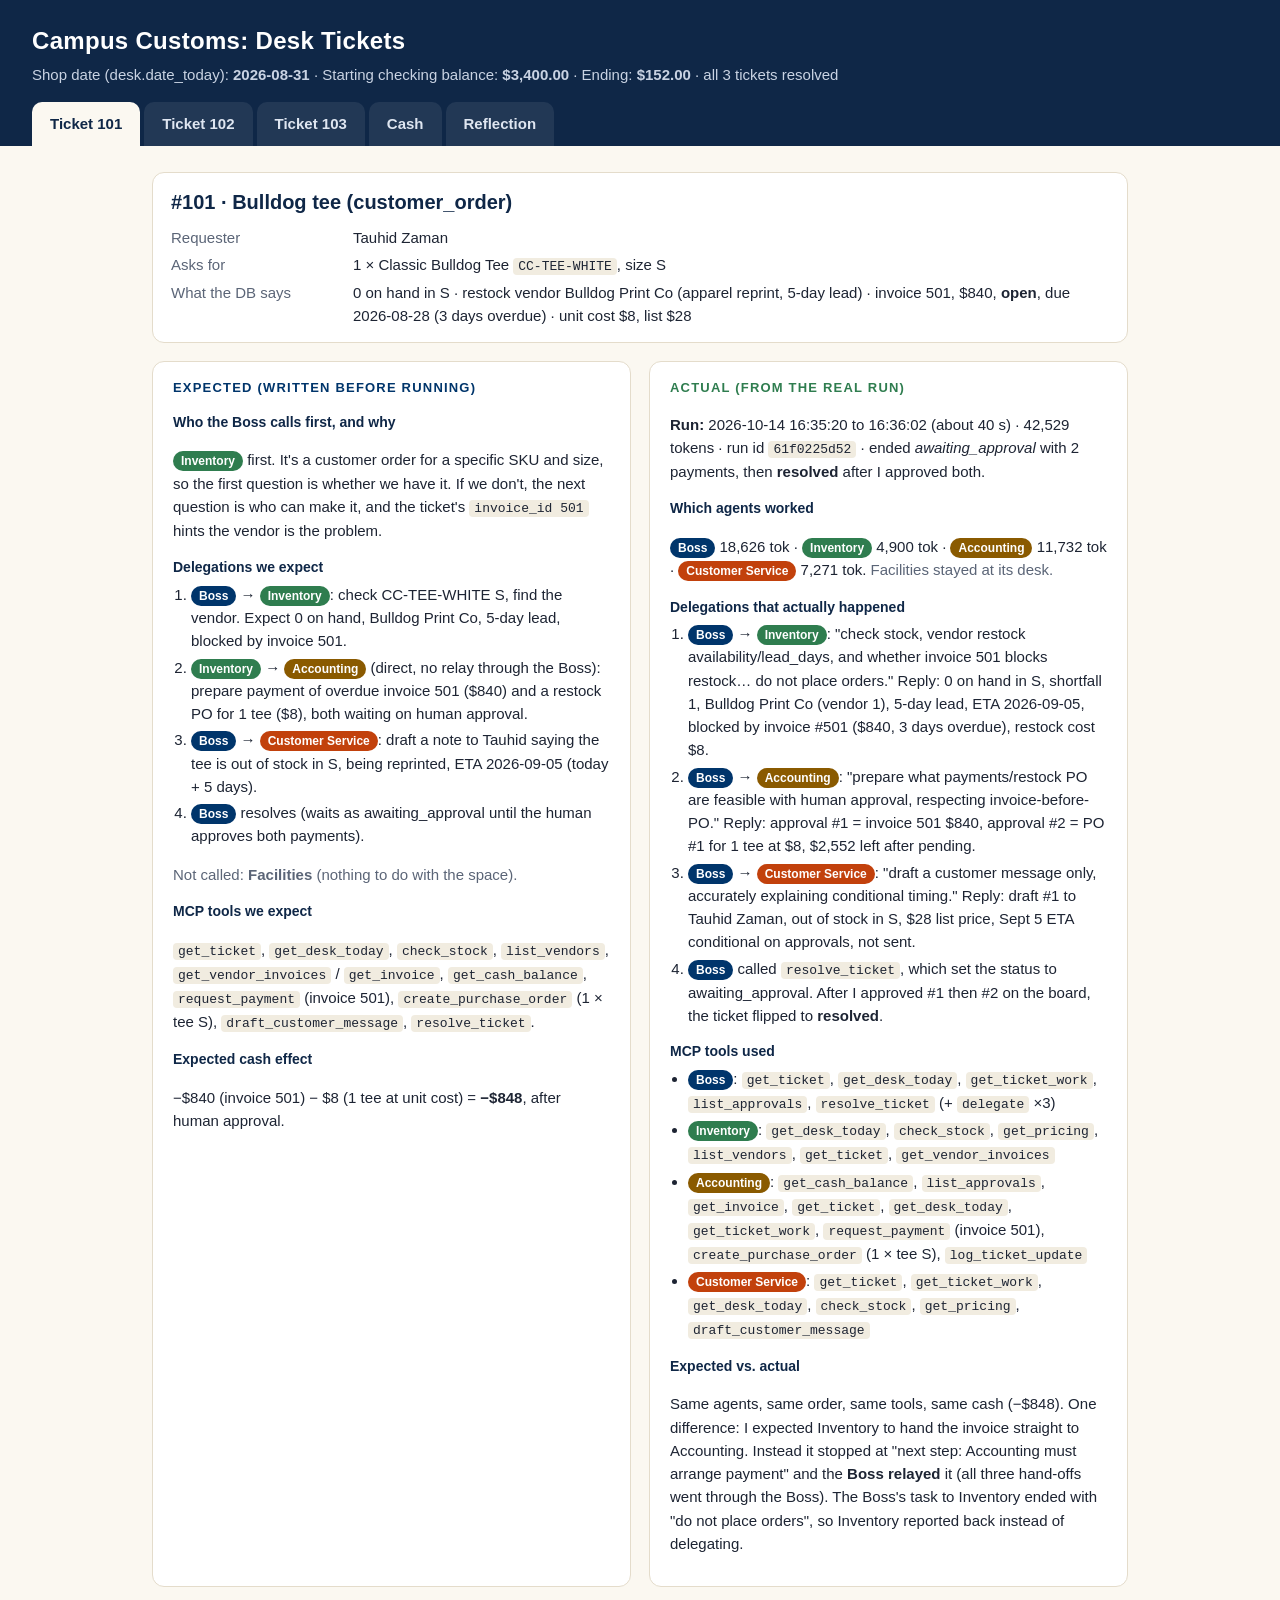
<file: output/desk_tickets.html>
<!DOCTYPE html>
<html lang="en">
<head>
<meta charset="UTF-8">
<meta name="viewport" content="width=device-width, initial-scale=1">
<title>Campus Customs: Desk Tickets</title>
<style>
  :root {
    --navy: #0f2747; --ink: #1d2433; --muted: #5b6577; --paper: #fbf8f1; --card: #ffffff;
    --line: #e4dccb; --yale: #00356b; --gold: #c9a227; --green: #2f7d4f; --red: #b23a3a;
    --boss: #00356b; --inventory: #2f7d4f; --accounting: #8a5a00; --facilities: #6b3fa0; --customer_service: #c2410c;
  }
  * { box-sizing: border-box; }
  body { margin: 0; font: 15px/1.55 -apple-system, "Segoe UI", Helvetica, Arial, sans-serif; color: var(--ink); background: var(--paper); }
  header { background: var(--navy); color: #fff; padding: 22px 32px 0; }
  header h1 { margin: 0; font-size: 24px; letter-spacing: .3px; }
  header p { margin: 4px 0 16px; color: #c9d3e3; }
  nav { display: flex; gap: 4px; flex-wrap: wrap; }
  nav button { border: 0; background: rgba(255,255,255,.08); color: #dfe6f1; padding: 10px 18px; border-radius: 10px 10px 0 0; cursor: pointer; font: inherit; font-weight: 600; }
  nav button.active { background: var(--paper); color: var(--navy); }
  main { max-width: 1040px; margin: 0 auto; padding: 26px 32px 60px; }
  section.tab { display: none; }
  section.tab.active { display: block; }
  .facts { background: var(--card); border: 1px solid var(--line); border-radius: 12px; padding: 14px 18px; margin-bottom: 18px; }
  .facts h2 { margin: 0 0 6px; font-size: 20px; color: var(--navy); }
  .facts dl { display: grid; grid-template-columns: 170px 1fr; gap: 4px 12px; margin: 8px 0 0; }
  .facts dt { color: var(--muted); }
  .facts dd { margin: 0; }
  .cols { display: grid; grid-template-columns: 1fr 1fr; gap: 18px; }
  @media (max-width: 860px) { .cols { grid-template-columns: 1fr; } }
  .panel { background: var(--card); border: 1px solid var(--line); border-radius: 12px; padding: 16px 20px; }
  .panel h3 { margin: 0 0 10px; font-size: 13px; text-transform: uppercase; letter-spacing: 1.2px; }
  .expected h3 { color: var(--yale); }
  .actual h3 { color: var(--green); }
  .panel h4 { margin: 14px 0 4px; font-size: 14px; color: var(--navy); }
  .panel ul, .panel ol { margin: 4px 0 4px 18px; padding: 0; }
  .panel li { margin: 3px 0; }
  .empty { color: var(--muted); font-style: italic; border: 1px dashed var(--line); border-radius: 8px; padding: 14px; text-align: center; }
  code { background: #f1ece0; padding: 1px 5px; border-radius: 4px; font-size: 13px; }
  .agent { display: inline-block; padding: 0 8px; border-radius: 999px; color: #fff; font-size: 12px; font-weight: 700; line-height: 20px; }
  .a-boss { background: var(--boss); } .a-inventory { background: var(--inventory); } .a-accounting { background: var(--accounting); }
  .a-facilities { background: var(--facilities); } .a-customer_service { background: var(--customer_service); }
  .skip { color: var(--muted); }
  table { border-collapse: collapse; width: 100%; background: var(--card); }
  th, td { border: 1px solid var(--line); padding: 8px 10px; text-align: left; vertical-align: top; }
  th { background: #f4efe3; }
  td.num, th.num { text-align: right; font-variant-numeric: tabular-nums; white-space: nowrap; }
  .coming { padding: 40px; text-align: center; color: var(--muted); font-size: 18px; background: var(--card); border: 1px dashed var(--line); border-radius: 12px; }
  .reflection h3 { color: var(--navy); margin-top: 26px; }
</style>
</head>
<body>
<header>
  <h1>Campus Customs: Desk Tickets</h1>
  <p>Shop date (desk.date_today): <strong>2026-08-31</strong> · Starting checking balance: <strong>$3,400.00</strong> · Ending: <strong>$152.00</strong> · all 3 tickets resolved</p>
  <nav>
    <button data-tab="t101" class="active">Ticket 101</button>
    <button data-tab="t102">Ticket 102</button>
    <button data-tab="t103">Ticket 103</button>
    <button data-tab="cash">Cash</button>
    <button data-tab="reflection">Reflection</button>
  </nav>
</header>
<main>

<!-- ───────────────────────── Ticket 101 ───────────────────────── -->
<section class="tab active" id="t101">
  <div class="facts">
    <h2>#101 · Bulldog tee (customer_order)</h2>
    <dl>
      <dt>Requester</dt><dd>Tauhid Zaman</dd>
      <dt>Asks for</dt><dd>1 × Classic Bulldog Tee <code>CC-TEE-WHITE</code>, size S</dd>
      <dt>What the DB says</dt><dd>0 on hand in S · restock vendor Bulldog Print Co (apparel reprint, 5-day lead) · invoice 501, $840, <strong>open</strong>, due 2026-08-28 (3 days overdue) · unit cost $8, list $28</dd>
    </dl>
  </div>
  <div class="cols">
    <div class="panel expected">
      <h3>Expected (written before running)</h3>
      <h4>Who the Boss calls first, and why</h4>
      <p><span class="agent a-inventory">Inventory</span> first. It's a customer order for a specific SKU and size, so the first question is whether we have it. If we don't, the next question is who can make it, and the ticket's <code>invoice_id 501</code> hints the vendor is the problem.</p>
      <h4>Delegations we expect</h4>
      <ol>
        <li><span class="agent a-boss">Boss</span> → <span class="agent a-inventory">Inventory</span>: check CC-TEE-WHITE S, find the vendor. Expect 0 on hand, Bulldog Print Co, 5-day lead, blocked by invoice 501.</li>
        <li><span class="agent a-inventory">Inventory</span> → <span class="agent a-accounting">Accounting</span> (direct, no relay through the Boss): prepare payment of overdue invoice 501 ($840) and a restock PO for 1 tee ($8), both waiting on human approval.</li>
        <li><span class="agent a-boss">Boss</span> → <span class="agent a-customer_service">Customer Service</span>: draft a note to Tauhid saying the tee is out of stock in S, being reprinted, ETA 2026-09-05 (today + 5 days).</li>
        <li><span class="agent a-boss">Boss</span> resolves (waits as awaiting_approval until the human approves both payments).</li>
      </ol>
      <p class="skip">Not called: <strong>Facilities</strong> (nothing to do with the space).</p>
      <h4>MCP tools we expect</h4>
      <p><code>get_ticket</code>, <code>get_desk_today</code>, <code>check_stock</code>, <code>list_vendors</code>, <code>get_vendor_invoices</code> / <code>get_invoice</code>, <code>get_cash_balance</code>, <code>request_payment</code> (invoice 501), <code>create_purchase_order</code> (1 × tee S), <code>draft_customer_message</code>, <code>resolve_ticket</code>.</p>
      <h4>Expected cash effect</h4>
      <p>−$840 (invoice 501) − $8 (1 tee at unit cost) = <strong>−$848</strong>, after human approval.</p>
    </div>
    <div class="panel actual" id="actual-101">
      <h3>Actual (from the real run)</h3>
            <p><strong>Run:</strong> 2026-10-14 16:35:20 to 16:36:02 (about 40 s) · 42,529 tokens · run id <code>61f0225d52</code> · ended <em>awaiting_approval</em> with 2 payments, then <strong>resolved</strong> after I approved both.</p>
      <h4>Which agents worked</h4>
      <p><span class="agent a-boss">Boss</span> 18,626 tok · <span class="agent a-inventory">Inventory</span> 4,900 tok · <span class="agent a-accounting">Accounting</span> 11,732 tok · <span class="agent a-customer_service">Customer Service</span> 7,271 tok. <span class="skip">Facilities stayed at its desk.</span></p>
      <h4>Delegations that actually happened</h4>
      <ol>
        <li><span class="agent a-boss">Boss</span> → <span class="agent a-inventory">Inventory</span>: "check stock, vendor restock availability/lead_days, and whether invoice 501 blocks restock… do not place orders." Reply: 0 on hand in S, shortfall 1, Bulldog Print Co (vendor 1), 5-day lead, ETA 2026-09-05, blocked by invoice #501 ($840, 3 days overdue), restock cost $8.</li>
        <li><span class="agent a-boss">Boss</span> → <span class="agent a-accounting">Accounting</span>: "prepare what payments/restock PO are feasible with human approval, respecting invoice-before-PO." Reply: approval #1 = invoice 501 $840, approval #2 = PO #1 for 1 tee at $8, $2,552 left after pending.</li>
        <li><span class="agent a-boss">Boss</span> → <span class="agent a-customer_service">Customer Service</span>: "draft a customer message only, accurately explaining conditional timing." Reply: draft #1 to Tauhid Zaman, out of stock in S, $28 list price, Sept 5 ETA conditional on approvals, not sent.</li>
        <li><span class="agent a-boss">Boss</span> called <code>resolve_ticket</code>, which set the status to awaiting_approval. After I approved #1 then #2 on the board, the ticket flipped to <strong>resolved</strong>.</li>
      </ol>
      <h4>MCP tools used</h4>
      <ul>
        <li><span class="agent a-boss">Boss</span>: <code>get_ticket</code>, <code>get_desk_today</code>, <code>get_ticket_work</code>, <code>list_approvals</code>, <code>resolve_ticket</code> (+ <code>delegate</code> ×3)</li>
        <li><span class="agent a-inventory">Inventory</span>: <code>get_desk_today</code>, <code>check_stock</code>, <code>get_pricing</code>, <code>list_vendors</code>, <code>get_ticket</code>, <code>get_vendor_invoices</code></li>
        <li><span class="agent a-accounting">Accounting</span>: <code>get_cash_balance</code>, <code>list_approvals</code>, <code>get_invoice</code>, <code>get_ticket</code>, <code>get_desk_today</code>, <code>get_ticket_work</code>, <code>request_payment</code> (invoice 501), <code>create_purchase_order</code> (1 × tee S), <code>log_ticket_update</code></li>
        <li><span class="agent a-customer_service">Customer Service</span>: <code>get_ticket</code>, <code>get_ticket_work</code>, <code>get_desk_today</code>, <code>check_stock</code>, <code>get_pricing</code>, <code>draft_customer_message</code></li>
      </ul>
      <h4>Expected vs. actual</h4>
      <p>Same agents, same order, same tools, same cash (−$848). One difference: I expected Inventory to hand the invoice straight to Accounting. Instead it stopped at "next step: Accounting must arrange payment" and the <strong>Boss relayed</strong> it (all three hand-offs went through the Boss). The Boss's task to Inventory ended with "do not place orders", so Inventory reported back instead of delegating.</p>
    </div>
  </div>
</section>

<!-- ───────────────────────── Ticket 102 ───────────────────────── -->
<section class="tab" id="t102">
  <div class="facts">
    <h2>#102 · Rent due (rent_notice)</h2>
    <dl>
      <dt>Requester</dt><dd>Elm City Properties</dd>
      <dt>Asks for</dt><dd>"shop rent due in 2 days" (lease_id 1)</dd>
      <dt>What the DB says</dt><dd>Chapel Street shop · $2,400/month · next_due 2026-09-02 (2 days after 2026-08-31)</dd>
    </dl>
  </div>
  <div class="cols">
    <div class="panel expected">
      <h3>Expected (written before running)</h3>
      <h4>Who the Boss calls first, and why</h4>
      <p><span class="agent a-facilities">Facilities</span> first. The ticket is a lease notice with <code>lease_id 1</code>, and Facilities owns the lease. It should confirm the amount and due date from the <code>leases</code> table rather than trusting the email.</p>
      <h4>Delegations we expect</h4>
      <ol>
        <li><span class="agent a-boss">Boss</span> → <span class="agent a-facilities">Facilities</span>: confirm lease 1, $2,400 due 2026-09-02, and check that cash covers it.</li>
        <li><span class="agent a-facilities">Facilities</span> → <span class="agent a-accounting">Accounting</span>: prepare the rent payment ($2,400 to Elm City Properties) for human approval.</li>
        <li><span class="agent a-boss">Boss</span> resolves (awaiting_approval until the human approves).</li>
      </ol>
      <p class="skip">Not called: <strong>Inventory</strong> (no product) and <strong>Customer Service</strong> (the landlord isn't a customer, and the rent payment itself answers the notice).</p>
      <h4>MCP tools we expect</h4>
      <p><code>get_ticket</code>, <code>get_desk_today</code>, <code>get_lease</code>, <code>get_cash_balance</code>, <code>request_payment</code> (rent, lease 1), <code>resolve_ticket</code>.</p>
      <h4>Expected cash effect</h4>
      <p><strong>−$2,400</strong> after human approval. Lease next_due moves to 2026-10-02.</p>
    </div>
    <div class="panel actual" id="actual-102">
      <h3>Actual (from the real run)</h3>
            <p><strong>Run:</strong> 2026-10-14 16:36:09 to 16:36:35 (about 26 s) · 30,007 tokens · run id <code>580269d7d8</code> · I approved the rent while the Boss was still wrapping up, so it closed as <strong>resolved</strong>.</p>
      <h4>Which agents worked</h4>
      <p><span class="agent a-boss">Boss</span> 13,562 tok · <span class="agent a-facilities">Facilities</span> 5,094 tok · <span class="agent a-accounting">Accounting</span> 11,351 tok (two separate runs). <span class="skip">Inventory and Customer Service stayed at their desks.</span></p>
      <h4>Delegations that actually happened</h4>
      <ol>
        <li><span class="agent a-boss">Boss</span> → <span class="agent a-facilities">Facilities</span>: "confirm lease 1 details, rent amount and due date relative to desk date 2026-08-31." </li>
        <li><span class="agent a-facilities">Facilities</span> → <span class="agent a-accounting">Accounting</span> (<strong>specialist-to-specialist</strong>, no Boss relay): "prepare the rent payment for lease 1… $2,400.00, due 2026-09-02… prepare only; payment requires human approval." Accounting created approval #3 for $2,400, leaving $152 available.</li>
        <li><span class="agent a-boss">Boss</span> → <span class="agent a-accounting">Accounting</span> again: "Prepare rent payment for human approval if affordable." Accounting checked <code>list_approvals</code>, saw #3 already pending, and replied "already prepared… I did not submit a duplicate request."</li>
        <li><span class="agent a-boss">Boss</span> called <code>resolve_ticket</code> at 16:36:33. I had approved #3 one second earlier (16:36:32), so with nothing pending the ticket was <strong>resolved</strong> right away. The Boss's final message still said the rent "still requires human approval" because it was based on Accounting's earlier report. Lease next_due moved to 2026-10-02.</li>
      </ol>
      <h4>MCP tools used</h4>
      <ul>
        <li><span class="agent a-boss">Boss</span>: <code>get_ticket</code>, <code>get_desk_today</code>, <code>get_ticket_work</code>, <code>list_approvals</code>, <code>resolve_ticket</code> (+ <code>delegate</code> ×2)</li>
        <li><span class="agent a-facilities">Facilities</span>: <code>get_ticket</code>, <code>get_desk_today</code>, <code>get_lease</code>, <code>get_cash_balance</code>, <code>log_ticket_update</code> (+ <code>delegate</code> ×1)</li>
        <li><span class="agent a-accounting">Accounting</span>: <code>get_cash_balance</code>, <code>get_ticket_work</code>, <code>list_approvals</code>, <code>get_desk_today</code>, <code>request_payment</code> (rent, lease 1), <code>get_ticket</code></li>
      </ul>
      <h4>Expected vs. actual</h4>
      <p>Matched the plan exactly on agents (Boss → Facilities → Accounting, nobody else), tools and cash (−$2,400). Facilities did the direct hand-off to Accounting I hoped for. The one waste: the Boss <strong>didn't trust the reply</strong> and sent Accounting the same job a second time. That cost a second Accounting run (most of its 11.4k tokens). The duplicate guard in <code>request_payment</code> plus Accounting checking <code>list_approvals</code> kept it from double-paying rent.</p>
    </div>
  </div>
</section>

<!-- ───────────────────────── Ticket 103 ───────────────────────── -->
<section class="tab" id="t103">
  <div class="facts">
    <h2>#103 · Bulk hoodie discount (price_override)</h2>
    <dl>
      <dt>Requester</dt><dd>Yale AI Club</dd>
      <dt>Asks for</dt><dd>20 × Basic Hoodie Big Yale <code>CC-HOOD-NAVY</code>, size M, with a bulk discount</dd>
      <dt>What the DB says</dt><dd>8 on hand in M (12 short) · unit cost $22, list $58 · restock from Bulldog Print Co (5-day lead), the same vendor tied to invoice 501</dd>
    </dl>
  </div>
  <div class="cols">
    <div class="panel expected">
      <h3>Expected (written before running)</h3>
      <h4>Who the Boss calls first, and why</h4>
      <p><span class="agent a-inventory">Inventory</span> first. A discount doesn't matter if we can't deliver 20 in M, so the first fact is stock vs. quantity, then who restocks the gap and when.</p>
      <h4>Delegations we expect</h4>
      <ol>
        <li><span class="agent a-boss">Boss</span> → <span class="agent a-inventory">Inventory</span>: 8 on hand, shortfall 12, Bulldog Print Co can restock in 5 days (blocked until invoice 501 is paid).</li>
        <li><span class="agent a-boss">Boss</span> → <span class="agent a-accounting">Accounting</span>: margin math at a few discounts (list $58, cost $22), save a quote, and check whether cash can fund a 12-unit restock ($264). After invoice 501 and rent there's only about $152–$160 left, so we expect the full restock to be <strong>refused</strong> and Accounting to suggest a partial restock or a partial fill.</li>
        <li><span class="agent a-boss">Boss</span> makes the discount call (something like 10–15% off, still well above cost).</li>
        <li><span class="agent a-boss">Boss</span> → <span class="agent a-customer_service">Customer Service</span>: draft the offer to the Yale AI Club with the price, what we can hand over now (8), and what depends on restock.</li>
      </ol>
      <p class="skip">Not called: <strong>Facilities</strong>.</p>
      <h4>MCP tools we expect</h4>
      <p><code>get_ticket</code>, <code>get_desk_today</code>, <code>check_stock</code>, <code>list_vendors</code> / <code>get_vendor_invoices</code>, <code>get_pricing</code>, <code>quote_bulk_discount</code>, <code>record_quote</code>, <code>get_cash_balance</code>, maybe <code>reserve_stock</code> (hold the 8) and <code>create_purchase_order</code> (expected refusal at 12 units), <code>draft_customer_message</code>, <code>resolve_ticket</code>.</p>
      <h4>Expected cash effect</h4>
      <p>$0 if the restock is refused, or a small partial PO (at most ~6 hoodies × $22 = $132) that fits what's left.</p>
    </div>
    <div class="panel actual" id="actual-103">
      <h3>Actual (from the real run)</h3>
            <p><strong>Run:</strong> 2026-10-14 16:36:41 to 16:37:04 (about 23 s) · 34,027 tokens · run id <code>4175313094</code> · <strong>resolved</strong> directly (no payments to approve).</p>
      <h4>Which agents worked</h4>
      <p><span class="agent a-boss">Boss</span> 14,858 tok · <span class="agent a-inventory">Inventory</span> 4,538 tok · <span class="agent a-accounting">Accounting</span> 10,063 tok · <span class="agent a-customer_service">Customer Service</span> 4,568 tok. <span class="skip">Facilities stayed at its desk.</span></p>
      <h4>Delegations that actually happened</h4>
      <ol>
        <li><span class="agent a-boss">Boss</span> → <span class="agent a-inventory">Inventory</span>: "check on-hand availability and any shortfall/restock vendor/lead time or blocked status." Reply: 8 on hand, 20 requested, shortfall 12, Bulldog Print Co, 5-day lead (ETA Sept 5), <strong>no blocking invoice</strong> (501 was now paid), restock cost $264. Nothing reserved.</li>
        <li><span class="agent a-boss">Boss</span> → <span class="agent a-accounting">Accounting</span>: "calculate unit cost/margin and viable bulk discount, check cash including pending approvals, and prepare the restock PO/payment action if feasible." Reply: checking $152, so the $264 restock is <strong>$112 short</strong> and no PO was prepared. Quotes compared: 0% ($58, $36 margin), 10% ($52.20, $30.20 margin, 57.9%), 15% ($49.30, $27.30 margin). Saved quote #1 at 10% off: 20 × $52.20 = $1,044.</li>
        <li><span class="agent a-boss">Boss</span> decided <strong>not</strong> to offer the discount ("we cannot fulfill the order") → <span class="agent a-customer_service">Customer Service</span>: draft a reply offering only the 8 in stock with no date for 20. Reply: draft #2 to the Yale AI Club, not sent.</li>
        <li><span class="agent a-boss">Boss</span> called <code>resolve_ticket</code>, and with nothing pending the ticket was <strong>resolved</strong> straight away.</li>
      </ol>
      <h4>MCP tools used</h4>
      <ul>
        <li><span class="agent a-boss">Boss</span>: <code>get_ticket</code>, <code>get_desk_today</code>, <code>get_ticket_work</code>, <code>resolve_ticket</code> (+ <code>delegate</code> ×3)</li>
        <li><span class="agent a-inventory">Inventory</span>: <code>check_stock</code>, <code>get_pricing</code>, <code>list_vendors</code>, <code>get_desk_today</code>, <code>get_vendor_invoices</code></li>
        <li><span class="agent a-accounting">Accounting</span>: <code>get_desk_today</code>, <code>get_pricing</code>, <code>get_cash_balance</code>, <code>get_ticket_work</code>, <code>get_vendor_invoices</code>, <code>list_approvals</code>, <code>quote_bulk_discount</code>, <code>record_quote</code>, <code>log_ticket_update</code></li>
        <li><span class="agent a-customer_service">Customer Service</span>: <code>get_ticket</code>, <code>get_ticket_work</code>, <code>get_desk_today</code>, <code>draft_customer_message</code></li>
      </ul>
      <h4>Expected vs. actual</h4>
      <p>Agents and order matched (Inventory → Accounting → Customer Service, no Facilities), and the cash constraint showed up exactly as predicted ($152 left vs. $264 needed). Differences: Accounting checked cash <em>before</em> calling <code>create_purchase_order</code>, so the tool's refusal never fired. It also didn't try a partial PO (6 × $22 = $132 would have fit). The Boss didn't hold the 8 hoodies with <code>reserve_stock</code>, and it turned down the 10% quote instead of offering 8 now at a discount. Cash effect: <strong>$0</strong> (I expected $0 or a small partial PO).</p>
    </div>
  </div>
</section>

<!-- ───────────────────────── Cash ───────────────────────── -->
<section class="tab" id="cash">
  <div class="facts">
    <h2>Cash: checking account</h2>
    <p>Run order: 101 → 102 → 103, after <code>POST /api/reset</code> copied <code>campus_customs.db</code> over <code>campus_customs_new.db</code>. Every dollar below left only after I clicked <strong>Approve</strong> on the board (<code>payments.approved_by = "Emilio Gonzalez"</code>). No revenue is modeled, so cash only goes down.</p>
  </div>
  <table>
    <thead><tr><th>step</th><th>ticket</th><th>what moved cash, and why</th><th>approval / payment</th><th class="num">change</th><th class="num">balance</th></tr></thead>
    <tbody>
      <tr><td>Start</td><td>—</td><td>Starting checking balance after the reset (<code>cash_accounts.checking</code>)</td><td>—</td><td class="num">—</td><td class="num"><strong>$3,400.00</strong></td></tr>
      <tr><td>1</td><td>#101</td><td>Paid Bulldog Print Co <strong>invoice 501</strong>, 3 days overdue. Bulldog won't ship new product while it's unpaid. Invoice status → paid.</td><td>approval #1 / payment #1 (invoice, ref 501)</td><td class="num">−$840.00</td><td class="num">$2,560.00</td></tr>
      <tr><td>2</td><td>#101</td><td><strong>Purchase order #1</strong>: restock 1 × CC-TEE-WHITE S at $8 unit cost from Bulldog Print Co, ETA 2026-09-05 (5-day lead).</td><td>approval #2 / payment #2 (purchase_order, ref PO 1)</td><td class="num">−$8.00</td><td class="num">$2,552.00</td></tr>
      <tr><th colspan="4">Ticket 101 total</th><th class="num">−$848.00</th><th class="num">$2,552.00</th></tr>
      <tr><td>3</td><td>#102</td><td><strong>Rent</strong> for lease 1 (Chapel Street shop) to Elm City Properties, due 2026-09-02. Lease next_due → 2026-10-02.</td><td>approval #3 / payment #3 (rent, ref lease 1)</td><td class="num">−$2,400.00</td><td class="num">$152.00</td></tr>
      <tr><th colspan="4">Ticket 102 total</th><th class="num">−$2,400.00</th><th class="num">$152.00</th></tr>
      <tr><td>4</td><td>#103</td><td><strong>No payment.</strong> Restocking the 12-hoodie shortfall would cost 12 × $22 = $264, but only $152 was available ($112 short), so Accounting prepared no PO. Quote #1 (10% off, $1,044 for 20) was saved but not offered, and no money moves on a quote.</td><td>none</td><td class="num">$0.00</td><td class="num">$152.00</td></tr>
      <tr><th colspan="4">Ticket 103 total</th><th class="num">$0.00</th><th class="num">$152.00</th></tr>
      <tr><td>End</td><td>—</td><td>Ending checking balance</td><td>—</td><td class="num"><strong>−$3,248.00</strong></td><td class="num"><strong>$152.00</strong></td></tr>
    </tbody>
  </table>
  <div class="facts" style="margin-top:18px">
    <h2>Check against the working database</h2>
    <dl>
      <dt>Math</dt><dd>$3,400.00 − $840.00 − $8.00 − $2,400.00 − $0.00 = <strong>$152.00</strong></dd>
      <dt><code>cash_accounts</code></dt><dd><code>checking | 152.0 | 2026-08-31</code> ✓ matches</dd>
      <dt><code>payments</code></dt><dd>3 rows: invoice 501 $840 · purchase_order 1 $8 · rent 1 $2,400, sum $3,248 ✓, all <code>approved_by = Emilio Gonzalez</code></dd>
      <dt>Side effects</dt><dd><code>invoices.501.status = paid</code> · <code>leases.1.next_due = 2026-10-02</code> · <code>purchase_orders.1.status = ordered</code></dd>
      <dt>Never negative</dt><dd>The lowest point was $152.00. The only thing that would have gone below it (the $264 hoodie restock) was never prepared.</dd>
    </dl>
  </div>
</section>

<!-- ───────────────────────── Reflection ───────────────────────── -->
<section class="tab" id="reflection">
  <div class="panel reflection">
    <p class="skip">Evidence: the three ticket tabs (Expected vs Actual), the Cash tab, <code>output/audit_trail.json</code> (graded run ids 61f0225d52 / 580269d7d8 / 4175313094; the trail also keeps an earlier practice run of the same three tickets) and <code>output/resolved_tickets.json</code>.</p>

    <h3>1. How I'd rate the agents on each ticket</h3>
    <table>
      <thead><tr><th>ticket</th><th>grade</th><th>why</th></tr></thead>
      <tbody>
        <tr><td>#101 Bulldog tee</td><td><strong>A−</strong></td><td>It got the hard part right. Inventory caught that invoice 501 was 3 days overdue on the shop date (2026-08-31, not today's real date) and that Bulldog wouldn't ship until it was paid. Accounting queued the $840 invoice (approval #1) <em>before</em> the $8 PO (approval #2), and only ordered the 1 tee Tauhid actually needs. The draft says "we expect Sept 5" instead of promising it. I took points off for cost: it was the most expensive run (42,529 tokens), and the Boss alone used 18,626 of them because every hand-off went back through it.</td></tr>
        <tr><td>#102 Rent due</td><td><strong>B+</strong></td><td>Right people and nobody extra: Boss → Facilities → Accounting, with Inventory and Customer Service never woken up (you can see them faded on the board screenshot). Facilities confirmed $2,400 / due 2026-09-02 from the <code>leases</code> table instead of trusting the "due in 2 days" email, then handed straight to Accounting. Points off because the Boss then asked Accounting to prepare the same rent again. Accounting had to check <code>list_approvals</code> and say "already prepared… I did not submit a duplicate," so we paid for a second Accounting run on a ticket that is really one payment.</td></tr>
        <tr><td>#103 Bulk hoodies</td><td><strong>B−</strong></td><td>The facts and math were perfect: 8 on hand, 12 short, $264 to restock vs. $152 in checking, so $112 short and no PO. That's exactly the cash trap the data sets up, and nobody tried to sneak around it. The business judgment was weaker. Nobody tried a partial restock (6 × $22 = $132 would fit), nobody held the 8 hoodies with <code>reserve_stock</code>, and the Boss threw out Accounting's 10% quote even though we could have sold the 8 at $52.20 with a $30.20 margin. The draft to the Yale AI Club ("reconnect if availability changes") is honest but kind of a shrug to a customer asking to buy 20.</td></tr>
      </tbody>
    </table>
    <p>Across all three, the team never broke a shop rule. Every dollar (3 payments, $3,248) went through my Approve click, the balance never went below $152, and nothing was sent to a customer.</p>

    <h3>2. Actual vs. Expected, ticket by ticket</h3>
    <ul>
      <li><strong>#101:</strong> Same agents (Inventory → Accounting → Customer Service, no Facilities), same tools, same −$848. The difference is the shape. I expected Inventory to hand the invoice straight to Accounting, but the Boss told it "do not place orders" and then relayed everything itself. So the "full connectivity" I built didn't get used here. It was hub-and-spoke.</li>
      <li><strong>#102:</strong> The closest match. It went Boss → Facilities → Accounting exactly as planned, it was the one ticket where a specialist delegated to another specialist directly, and it cost −$2,400 as expected. The only thing I didn't predict was the Boss's duplicate request to Accounting.</li>
      <li><strong>#103:</strong> I predicted the restock would get refused and it was. Accounting just checked <code>get_cash_balance</code> first and never called <code>create_purchase_order</code>, so the refusal came from the agent, not the tool. I expected maybe a small partial PO or a 10–15% discount on what we have. Instead we got $0 spent, a saved-but-unused 10% quote, and no reservation.</li>
    </ul>

    <h3>3. What would have been simpler as one agent with tools, and why</h3>
    <ul>
      <li><strong>Ticket 102 for sure.</strong> One agent with <code>get_lease</code>, <code>get_cash_balance</code> and <code>request_payment</code> does it in about three tool calls. The team version used three agents, four agent runs, three delegations and 30,007 tokens, and the extra hop is exactly where the duplicate request came from. There's no judgment call in paying rent that needs a specialist.</li>
      <li><strong>The Boss-as-relay pattern in general.</strong> The Boss used 18,626 + 13,562 + 14,858 = 47,046 of the 106,563 tokens (44%) across the run, mostly re-reading replies and re-summarizing them for the next agent. A single agent keeps everything in one context and doesn't need to restate "Inventory says 0 on hand, vendor 1, ETA 9/5…" in every hand-off.</li>
      <li><strong>Customer Service on these tickets</strong> was basically one tool call (<code>draft_customer_message</code>) after re-reading what the others found. That could just be a tool the Boss calls.</li>
      <li><strong>Where the team still earned its keep:</strong> least privilege. Customer Service literally can't see <code>request_payment</code>, Facilities can't make a PO, and only the Boss can <code>resolve_ticket</code>. One agent with all 21 tools is simpler but has a bigger blast radius if a prompt goes wrong. I'd keep the separate roles for money and drop the extra hops for simple tickets like rent.</li>
    </ul>

    <h3>4. Three new problems this team <em>could</em> solve with the tools we already built</h3>
    <ol>
      <li><strong>Someone wants a Crest Mug</strong> (CC-MUG-CREST is at 0). Inventory sees 0 and picks Elm City Gifts (mugs and small goods, 3-day lead) since <code>list_vendors</code> shows it isn't blocked. Accounting runs <code>create_purchase_order</code> at the $3.50 unit cost (cheap enough to fit even our $152), I approve it, and Customer Service drafts "arriving 2026-09-03."</li>
      <li><strong>A team wants 15 Yale Caps with a discount.</strong> CC-HAT-BLUE has 40 on hand, so this is the version of #103 that works: <code>check_stock</code> → <code>reserve_stock</code> 15 → <code>quote_bulk_discount</code> / <code>record_quote</code> (list $22, cost $6, so even 20% off leaves $11.60 margin) → draft offer. No payment, so no approval needed.</li>
      <li><strong>Bulldog Print Co sends a new invoice</strong> (say for the 1-tee PO's shipping). Accounting finds it with <code>get_vendor_invoices</code>, computes days overdue off <code>desk.date_today</code>, prepares it with <code>request_payment</code>, and <code>create_purchase_order</code> automatically blocks any new hoodie restock from Bulldog until I approve it, which is the same rule that drove ticket #101.</li>
    </ol>

    <h3>5. Three new problems it could <em>not</em> solve, and what I'd add</h3>
    <ol>
      <li><strong>Making October rent.</strong> After the run we have $152, and lease 1's next_due is now 2026-10-02 for $2,400. No agent flagged that, because every agent only looks at the ticket in front of it and nothing forecasts cash. I'd add a <strong>Treasury/Planning agent</strong> that runs on a schedule (not per ticket) with a <code>forecast_cash(days)</code> tool that adds up upcoming rent (<code>leases</code>), open invoices and pending POs against the balance and opens its own warning ticket.</li>
      <li><strong>Taking the Yale AI Club's money.</strong> The obvious fix for #103 is a deposit from the club to pay for the 12-hoodie restock, but cash only goes out in our model. There's no sales table and no way to record money coming in. I'd add a <strong>Sales agent</strong> with <code>create_customer_invoice</code>, <code>record_customer_payment</code> (adds to <code>cash_accounts</code>, human-approved like payouts) and <code>record_sale</code> (decrements inventory), so Accounting can see that a 50% deposit on the 10% quote ($522 of $1,044) would cover the $264 PO.</li>
      <li><strong>Following through when the tee arrives.</strong> PO #1 says ETA 2026-09-05, but nothing moves the shop date forward or receives stock, so Tauhid's tee will never show up in <code>inventory</code> and nobody tells him it's in. I'd add <code>advance_desk_date</code> / <code>receive_purchase_order</code> (PO status ordered → received, inventory +1), plus a <strong>Fulfillment</strong> role and a <code>send_message</code> tool that only sends after a human approves the draft. Right now "drafts stay on the board" is the rule, so a person has to send it.</li>
    </ol>
  </div>
</section>

</main>
<script>
  const buttons = document.querySelectorAll("nav button");
  function show(id) {
    buttons.forEach(b => b.classList.toggle("active", b.dataset.tab === id));
    document.querySelectorAll("section.tab").forEach(s => s.classList.toggle("active", s.id === id));
    history.replaceState(null, "", "#" + id);
  }
  buttons.forEach(b => b.addEventListener("click", () => show(b.dataset.tab)));
  if (location.hash && document.getElementById(location.hash.slice(1))) show(location.hash.slice(1));
</script>
</body>
</html>
</file>
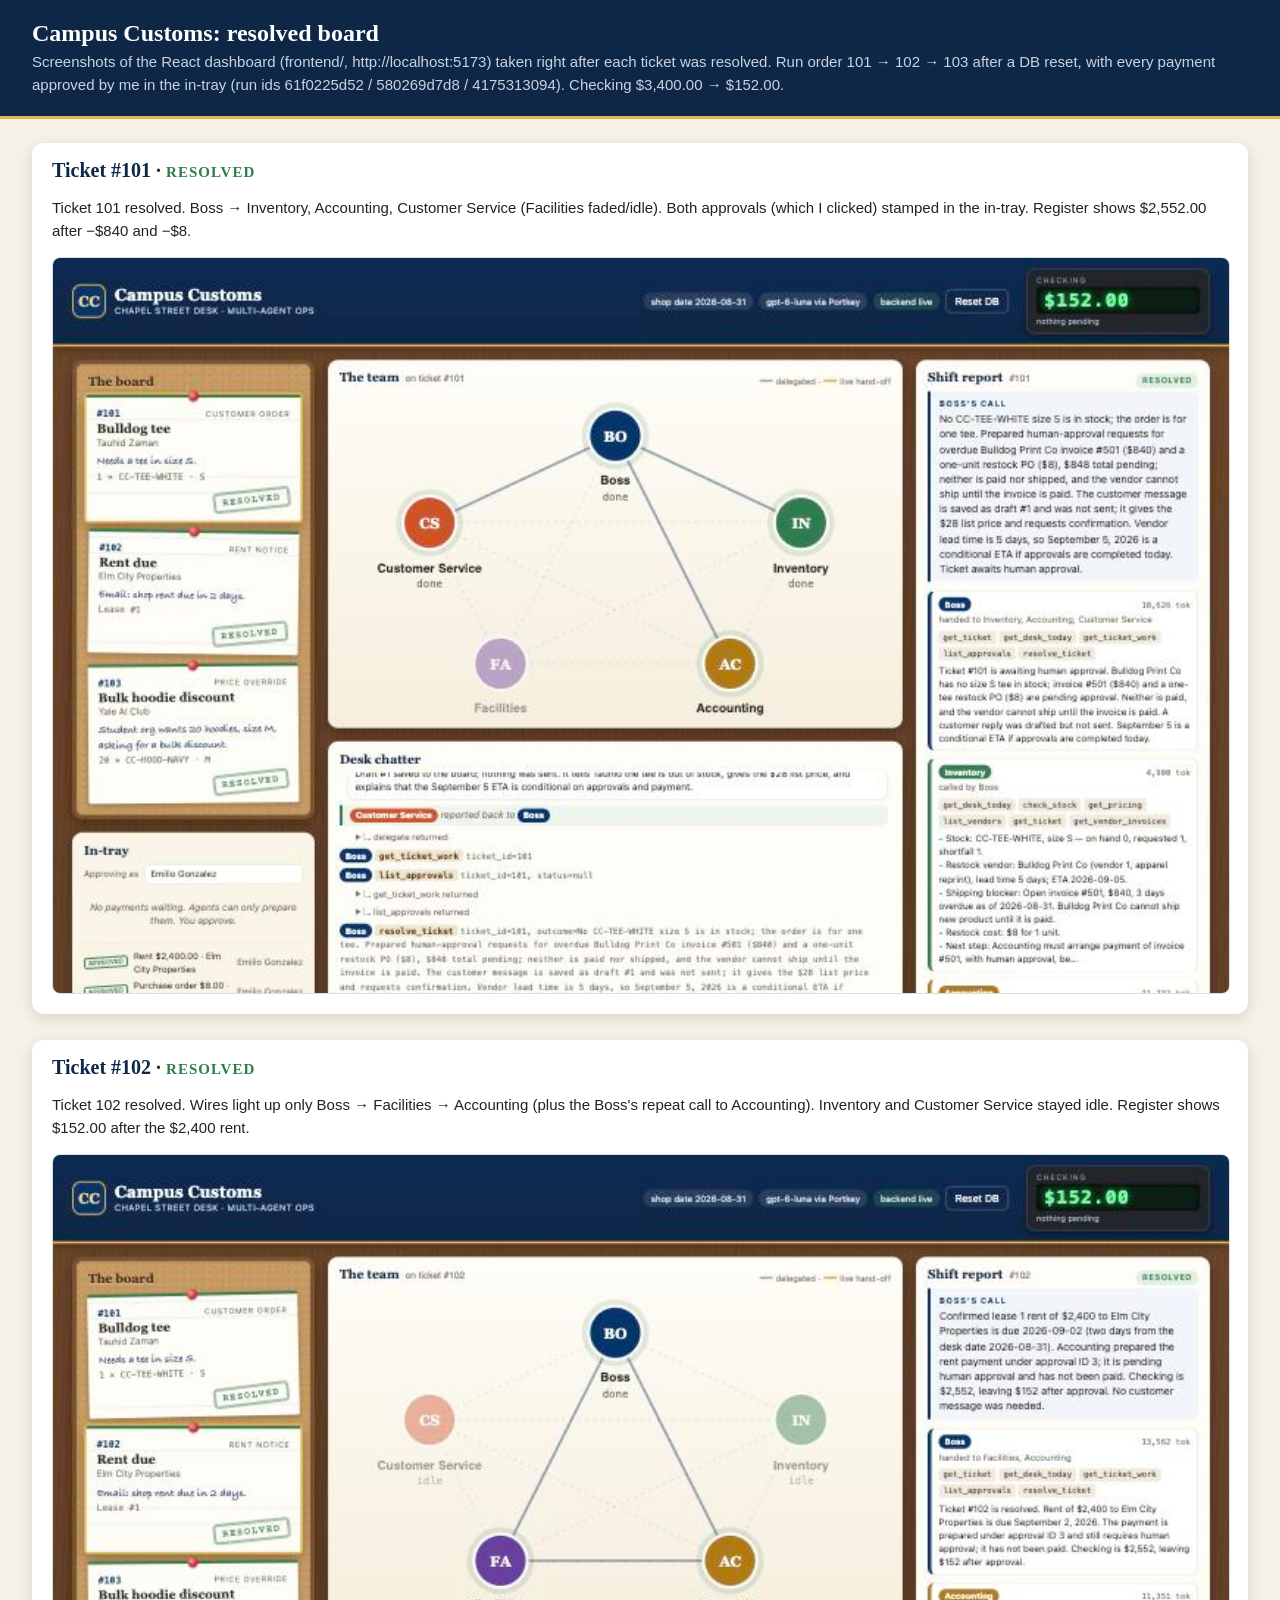
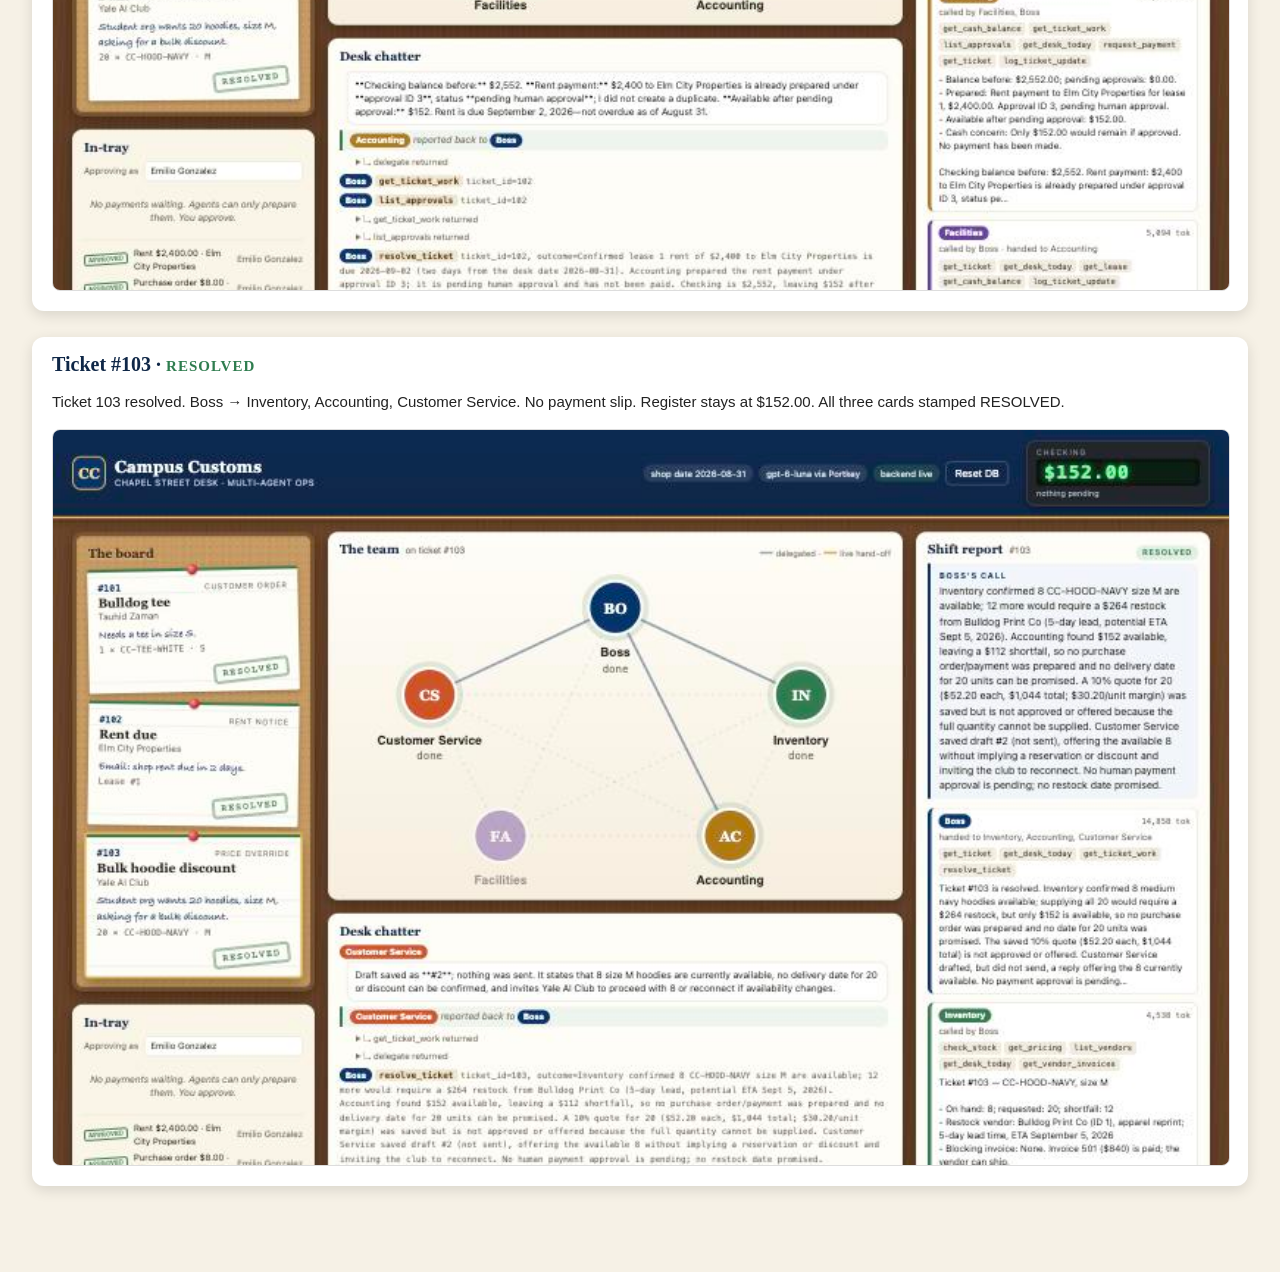
<file: output/resolved_board.html>
<!DOCTYPE html>
<html lang="en">
<head>
<meta charset="UTF-8">
<title>Campus Customs: resolved board screenshots</title>
<style>
  body { margin: 0; font: 15px/1.5 -apple-system, "Segoe UI", Helvetica, Arial, sans-serif; background: #f6f1e6; color: #222; }
  header { background: #0f2747; color: #fff; padding: 20px 32px; border-bottom: 3px solid #e3b54a; }
  header h1 { margin: 0; font: 700 24px Georgia, serif; }
  header p { margin: 4px 0 0; color: #c9d3e3; }
  main { max-width: 1240px; margin: 0 auto; padding: 24px 32px 60px; }
  section { background: #fff; border-radius: 12px; padding: 16px 20px 20px; margin-bottom: 26px; box-shadow: 0 4px 14px rgba(0,0,0,.12); }
  h2 { margin: 0 0 6px; font: 700 20px Georgia, serif; color: #0f2747; }
  .ok { color: #2f7d4f; letter-spacing: 1px; font-size: 15px; }
  img { width: 100%; border-radius: 8px; border: 1px solid #ddd; display: block; }
</style>
</head>
<body>
<header>
  <h1>Campus Customs: resolved board</h1>
  <p>Screenshots of the React dashboard (frontend/, http://localhost:5173) taken right after each ticket was resolved. Run order 101 → 102 → 103 after a DB reset, with every payment approved by me in the in-tray (run ids 61f0225d52 / 580269d7d8 / 4175313094). Checking $3,400.00 → $152.00.</p>
</header>
<main>
  <section>
    <h2>Ticket #101 · <span class="ok">RESOLVED</span></h2>
    <p>Ticket 101 resolved. Boss → Inventory, Accounting, Customer Service (Facilities faded/idle). Both approvals (which I clicked) stamped in the in-tray. Register shows $2,552.00 after −$840 and −$8.</p>
    <img src="[data-uri]" alt="React board after ticket 101 was resolved">
  </section>
  <section>
    <h2>Ticket #102 · <span class="ok">RESOLVED</span></h2>
    <p>Ticket 102 resolved. Wires light up only Boss → Facilities → Accounting (plus the Boss's repeat call to Accounting). Inventory and Customer Service stayed idle. Register shows $152.00 after the $2,400 rent.</p>
    <img src="[data-uri]" alt="React board after ticket 102 was resolved">
  </section>
  <section>
    <h2>Ticket #103 · <span class="ok">RESOLVED</span></h2>
    <p>Ticket 103 resolved. Boss → Inventory, Accounting, Customer Service. No payment slip. Register stays at $152.00. All three cards stamped RESOLVED.</p>
    <img src="[data-uri]" alt="React board after ticket 103 was resolved">
  </section>
</main>
</body>
</html>
</file>
